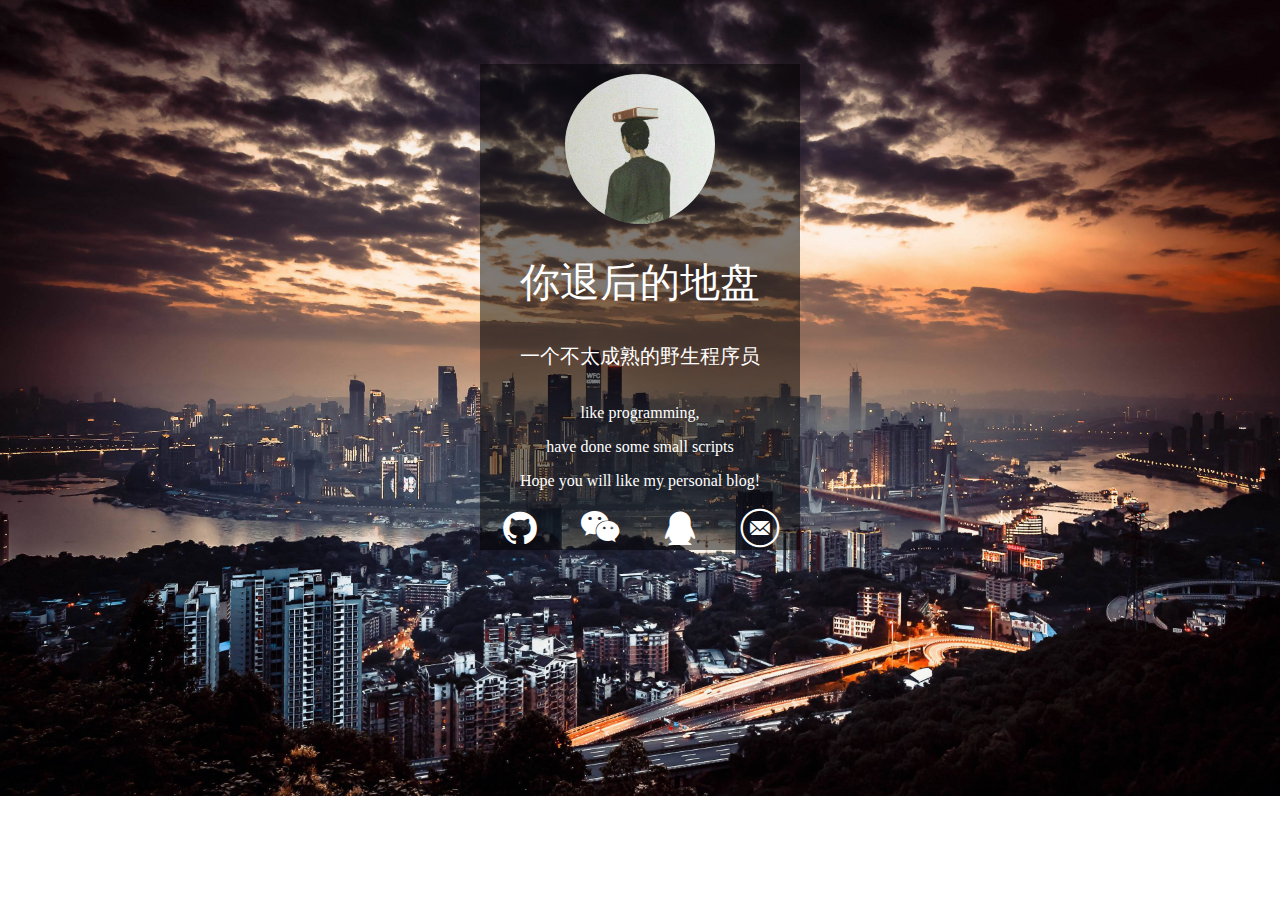
<file: index.html>
<!DOCTYPE html>
<html lang="en">

<head>
    <meta charset="UTF-8">
    <meta name="viewport" content="width=device-width, initial-scale=1.0">
    <link rel="stylesheet" href="style.css">
    <link rel="stylesheet" href="./font_nun2nm0v1yg/iconfont.css">
    <title>Personal Web</title>
</head>

<body>

    <div class="box">
        <img src="./assets/img/01.jpg" alt="">
        <h1>你退后的地盘</h1>
        <h5>一个不太成熟的野生程序员</h5>
        <p>
            like programming,
        </p>
        <p>have done some small scripts</p>
        <p>Hope you will like my personal blog!</p>

        <ul>
            <li>
                <a href="#"><i class="iconfont icon-github"></i> </a>
            </li>
            <li>
                <a href="#"><i class="iconfont icon-weixin1"></i> </a>
            </li>
            <li>
                <a href="#"><i class="iconfont icon-QQ"></i></a>
            </li>
            <li>
                <a href="#"><i class="iconfont icon-youxiang"></i></a>
            </li>
        </ul>
    </div>
</body>

</html>
</file>
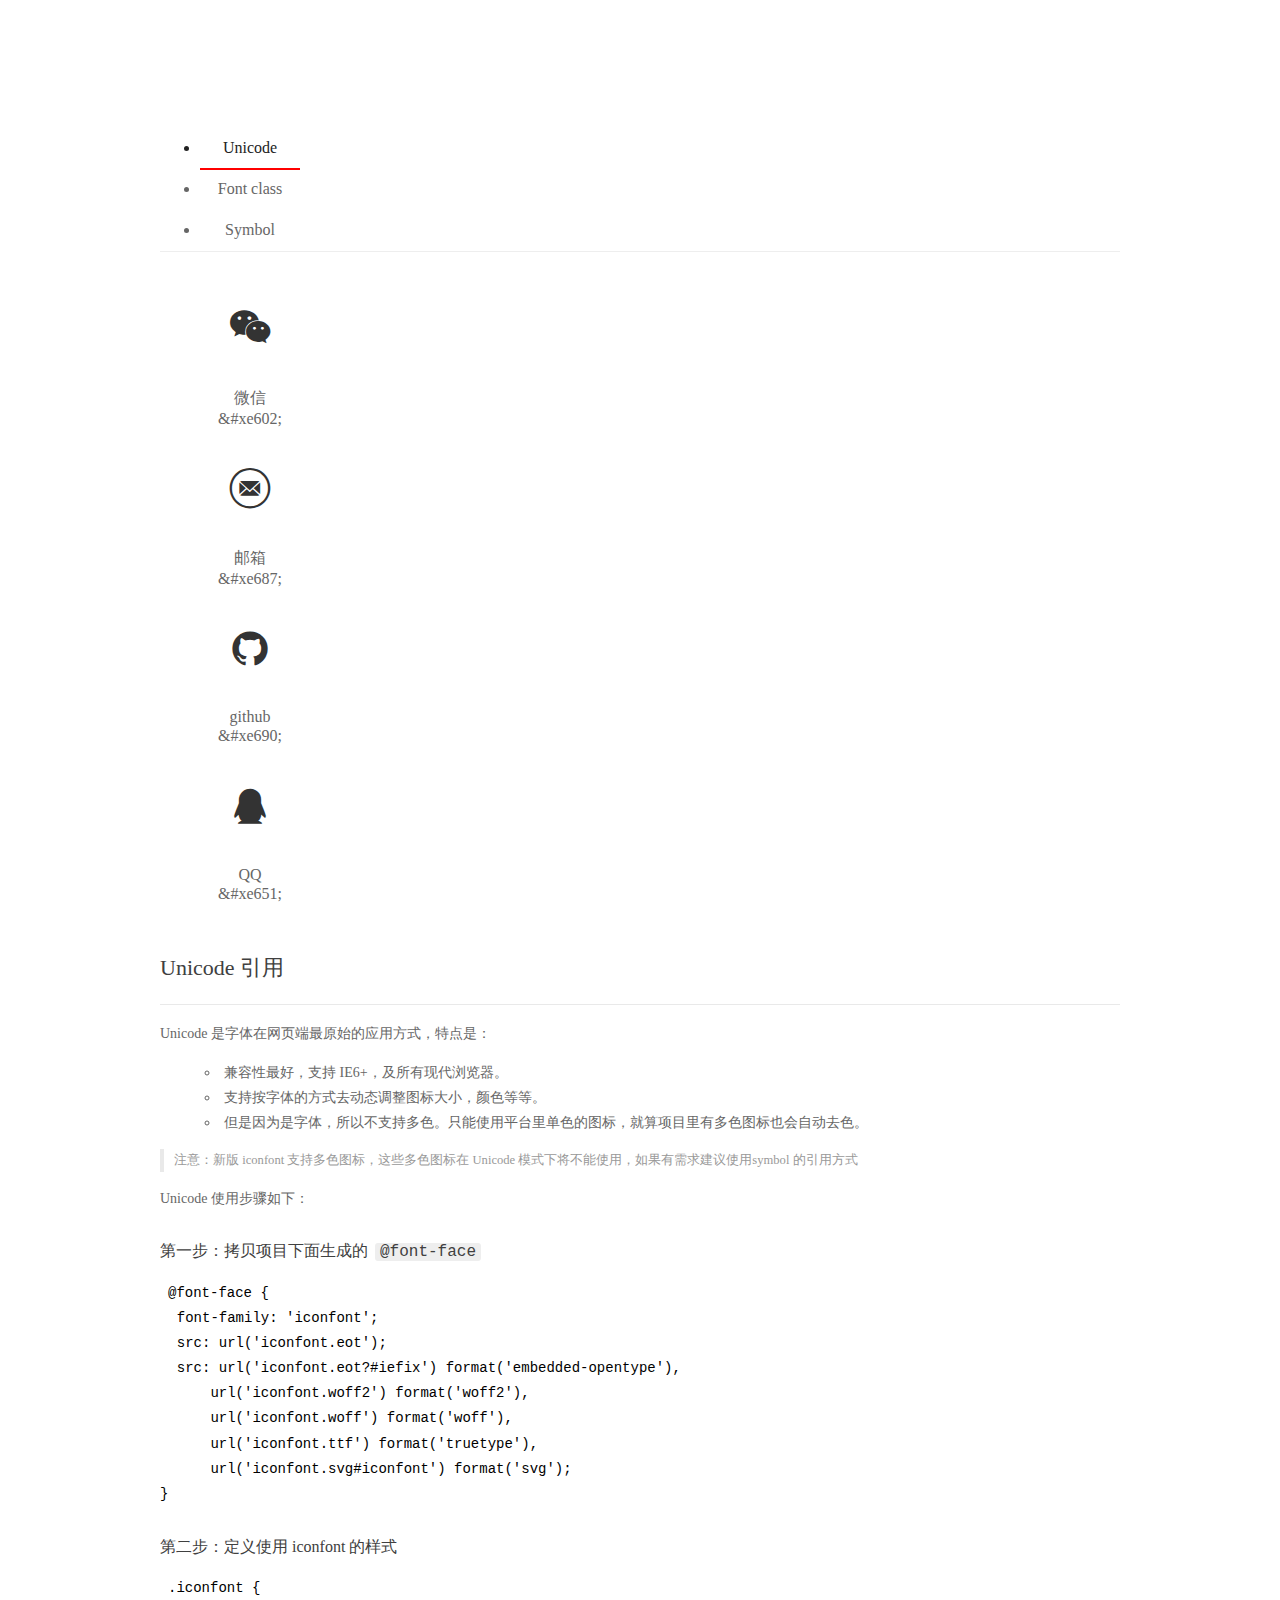
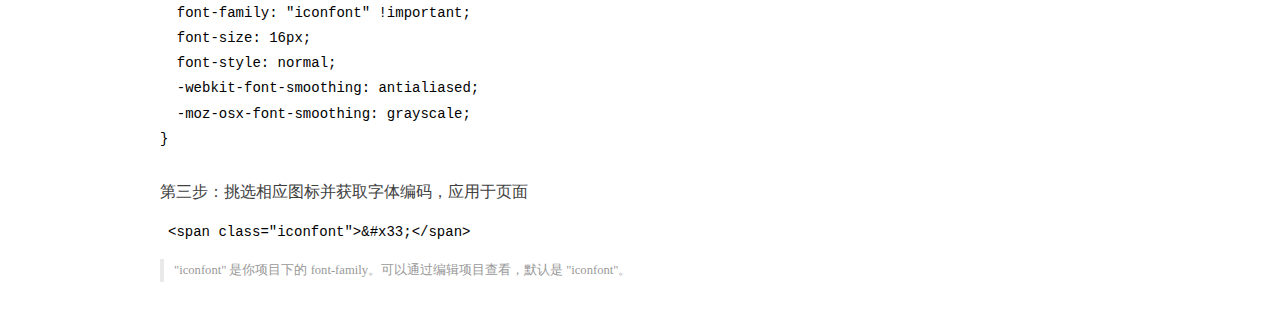
<file: font_nun2nm0v1yg/demo_index.html>
<!DOCTYPE html>
<html>
<head>
  <meta charset="utf-8"/>
  <title>IconFont Demo</title>
  <link rel="shortcut icon" href="https://img.alicdn.com/tps/i4/TB1_oz6GVXXXXaFXpXXJDFnIXXX-64-64.ico" type="image/x-icon"/>
  <link rel="stylesheet" href="https://g.alicdn.com/thx/cube/1.3.2/cube.min.css">
  <link rel="stylesheet" href="demo.css">
  <link rel="stylesheet" href="iconfont.css">
  <script src="iconfont.js"></script>
  <!-- jQuery -->
  <script src="https://a1.alicdn.com/oss/uploads/2018/12/26/7bfddb60-08e8-11e9-9b04-53e73bb6408b.js"></script>
  <!-- 代码高亮 -->
  <script src="https://a1.alicdn.com/oss/uploads/2018/12/26/a3f714d0-08e6-11e9-8a15-ebf944d7534c.js"></script>
</head>
<body>
  <div class="main">
    <h1 class="logo"><a href="https://www.iconfont.cn/" title="iconfont 首页" target="_blank">&#xe86b;</a></h1>
    <div class="nav-tabs">
      <ul id="tabs" class="dib-box">
        <li class="dib active"><span>Unicode</span></li>
        <li class="dib"><span>Font class</span></li>
        <li class="dib"><span>Symbol</span></li>
      </ul>
      
    </div>
    <div class="tab-container">
      <div class="content unicode" style="display: block;">
          <ul class="icon_lists dib-box">
          
            <li class="dib">
              <span class="icon iconfont">&#xe602;</span>
                <div class="name">微信</div>
                <div class="code-name">&amp;#xe602;</div>
              </li>
          
            <li class="dib">
              <span class="icon iconfont">&#xe687;</span>
                <div class="name">邮箱</div>
                <div class="code-name">&amp;#xe687;</div>
              </li>
          
            <li class="dib">
              <span class="icon iconfont">&#xe690;</span>
                <div class="name">github</div>
                <div class="code-name">&amp;#xe690;</div>
              </li>
          
            <li class="dib">
              <span class="icon iconfont">&#xe651;</span>
                <div class="name">QQ</div>
                <div class="code-name">&amp;#xe651;</div>
              </li>
          
          </ul>
          <div class="article markdown">
          <h2 id="unicode-">Unicode 引用</h2>
          <hr>

          <p>Unicode 是字体在网页端最原始的应用方式，特点是：</p>
          <ul>
            <li>兼容性最好，支持 IE6+，及所有现代浏览器。</li>
            <li>支持按字体的方式去动态调整图标大小，颜色等等。</li>
            <li>但是因为是字体，所以不支持多色。只能使用平台里单色的图标，就算项目里有多色图标也会自动去色。</li>
          </ul>
          <blockquote>
            <p>注意：新版 iconfont 支持多色图标，这些多色图标在 Unicode 模式下将不能使用，如果有需求建议使用symbol 的引用方式</p>
          </blockquote>
          <p>Unicode 使用步骤如下：</p>
          <h3 id="-font-face">第一步：拷贝项目下面生成的 <code>@font-face</code></h3>
<pre><code class="language-css"
>@font-face {
  font-family: 'iconfont';
  src: url('iconfont.eot');
  src: url('iconfont.eot?#iefix') format('embedded-opentype'),
      url('iconfont.woff2') format('woff2'),
      url('iconfont.woff') format('woff'),
      url('iconfont.ttf') format('truetype'),
      url('iconfont.svg#iconfont') format('svg');
}
</code></pre>
          <h3 id="-iconfont-">第二步：定义使用 iconfont 的样式</h3>
<pre><code class="language-css"
>.iconfont {
  font-family: "iconfont" !important;
  font-size: 16px;
  font-style: normal;
  -webkit-font-smoothing: antialiased;
  -moz-osx-font-smoothing: grayscale;
}
</code></pre>
          <h3 id="-">第三步：挑选相应图标并获取字体编码，应用于页面</h3>
<pre>
<code class="language-html"
>&lt;span class="iconfont"&gt;&amp;#x33;&lt;/span&gt;
</code></pre>
          <blockquote>
            <p>"iconfont" 是你项目下的 font-family。可以通过编辑项目查看，默认是 "iconfont"。</p>
          </blockquote>
          </div>
      </div>
      <div class="content font-class">
        <ul class="icon_lists dib-box">
          
          <li class="dib">
            <span class="icon iconfont icon-weixin1"></span>
            <div class="name">
              微信
            </div>
            <div class="code-name">.icon-weixin1
            </div>
          </li>
          
          <li class="dib">
            <span class="icon iconfont icon-youxiang"></span>
            <div class="name">
              邮箱
            </div>
            <div class="code-name">.icon-youxiang
            </div>
          </li>
          
          <li class="dib">
            <span class="icon iconfont icon-github"></span>
            <div class="name">
              github
            </div>
            <div class="code-name">.icon-github
            </div>
          </li>
          
          <li class="dib">
            <span class="icon iconfont icon-QQ"></span>
            <div class="name">
              QQ
            </div>
            <div class="code-name">.icon-QQ
            </div>
          </li>
          
        </ul>
        <div class="article markdown">
        <h2 id="font-class-">font-class 引用</h2>
        <hr>

        <p>font-class 是 Unicode 使用方式的一种变种，主要是解决 Unicode 书写不直观，语意不明确的问题。</p>
        <p>与 Unicode 使用方式相比，具有如下特点：</p>
        <ul>
          <li>兼容性良好，支持 IE8+，及所有现代浏览器。</li>
          <li>相比于 Unicode 语意明确，书写更直观。可以很容易分辨这个 icon 是什么。</li>
          <li>因为使用 class 来定义图标，所以当要替换图标时，只需要修改 class 里面的 Unicode 引用。</li>
          <li>不过因为本质上还是使用的字体，所以多色图标还是不支持的。</li>
        </ul>
        <p>使用步骤如下：</p>
        <h3 id="-fontclass-">第一步：引入项目下面生成的 fontclass 代码：</h3>
<pre><code class="language-html">&lt;link rel="stylesheet" href="./iconfont.css"&gt;
</code></pre>
        <h3 id="-">第二步：挑选相应图标并获取类名，应用于页面：</h3>
<pre><code class="language-html">&lt;span class="iconfont icon-xxx"&gt;&lt;/span&gt;
</code></pre>
        <blockquote>
          <p>"
            iconfont" 是你项目下的 font-family。可以通过编辑项目查看，默认是 "iconfont"。</p>
        </blockquote>
      </div>
      </div>
      <div class="content symbol">
          <ul class="icon_lists dib-box">
          
            <li class="dib">
                <svg class="icon svg-icon" aria-hidden="true">
                  <use xlink:href="#icon-weixin1"></use>
                </svg>
                <div class="name">微信</div>
                <div class="code-name">#icon-weixin1</div>
            </li>
          
            <li class="dib">
                <svg class="icon svg-icon" aria-hidden="true">
                  <use xlink:href="#icon-youxiang"></use>
                </svg>
                <div class="name">邮箱</div>
                <div class="code-name">#icon-youxiang</div>
            </li>
          
            <li class="dib">
                <svg class="icon svg-icon" aria-hidden="true">
                  <use xlink:href="#icon-github"></use>
                </svg>
                <div class="name">github</div>
                <div class="code-name">#icon-github</div>
            </li>
          
            <li class="dib">
                <svg class="icon svg-icon" aria-hidden="true">
                  <use xlink:href="#icon-QQ"></use>
                </svg>
                <div class="name">QQ</div>
                <div class="code-name">#icon-QQ</div>
            </li>
          
          </ul>
          <div class="article markdown">
          <h2 id="symbol-">Symbol 引用</h2>
          <hr>

          <p>这是一种全新的使用方式，应该说这才是未来的主流，也是平台目前推荐的用法。相关介绍可以参考这篇<a href="">文章</a>
            这种用法其实是做了一个 SVG 的集合，与另外两种相比具有如下特点：</p>
          <ul>
            <li>支持多色图标了，不再受单色限制。</li>
            <li>通过一些技巧，支持像字体那样，通过 <code>font-size</code>, <code>color</code> 来调整样式。</li>
            <li>兼容性较差，支持 IE9+，及现代浏览器。</li>
            <li>浏览器渲染 SVG 的性能一般，还不如 png。</li>
          </ul>
          <p>使用步骤如下：</p>
          <h3 id="-symbol-">第一步：引入项目下面生成的 symbol 代码：</h3>
<pre><code class="language-html">&lt;script src="./iconfont.js"&gt;&lt;/script&gt;
</code></pre>
          <h3 id="-css-">第二步：加入通用 CSS 代码（引入一次就行）：</h3>
<pre><code class="language-html">&lt;style&gt;
.icon {
  width: 1em;
  height: 1em;
  vertical-align: -0.15em;
  fill: currentColor;
  overflow: hidden;
}
&lt;/style&gt;
</code></pre>
          <h3 id="-">第三步：挑选相应图标并获取类名，应用于页面：</h3>
<pre><code class="language-html">&lt;svg class="icon" aria-hidden="true"&gt;
  &lt;use xlink:href="#icon-xxx"&gt;&lt;/use&gt;
&lt;/svg&gt;
</code></pre>
          </div>
      </div>

    </div>
  </div>
  <script>
  $(document).ready(function () {
      $('.tab-container .content:first').show()

      $('#tabs li').click(function (e) {
        var tabContent = $('.tab-container .content')
        var index = $(this).index()

        if ($(this).hasClass('active')) {
          return
        } else {
          $('#tabs li').removeClass('active')
          $(this).addClass('active')

          tabContent.hide().eq(index).fadeIn()
        }
      })
    })
  </script>
</body>
</html>
</file>
<file: style.css>
body {
    padding: 0;
    margin: 0;
    /* 这里放入你的背景图片 */
    background: url(./assets/img/重庆.jpg) no-repeat;
    width: 100vw;
    background-size: cover;
}

a {
    text-decoration: none;
}

.box {
    /* 继承父盒子的宽度 如果是设置百分比的话 */
    width: 25%;
    background: rgba(0, 0, 0, .5);
    margin: 0 auto;
    margin-top: 5%;
    text-align: center;
    color: white;
}

.box img {
    /* 设置图片的大小 */
    padding-top: 10px;
    width: 150px;
    height: 150px;
    border-radius: 50%;
}

.box h1 {
    font-size: 40px;
    font-weight: 100;
}

.box h5 {
    font-size: 20px;
    font-weight: 100;
}

.box p {
    text-align: center;
}

.box ul {
    margin: 0;
    padding: 0;
    display: flex;
    justify-content: space-around;
}

.box ul li {
    list-style: none;
}

.box li a i{
    font-size: 40px !important;
    color: white;
    text-decoration: none;
    transition: all ease-in-out 300ms;
}

.box li a:hover {
    color: #b9b9b9;
}
</file>
<file: font_nun2nm0v1yg/iconfont.css>
@font-face {font-family: "iconfont";
  src: url('iconfont.eot?t=1592285839544'); /* IE9 */
  src: url('iconfont.eot?t=1592285839544#iefix') format('embedded-opentype'), /* IE6-IE8 */
  url('[data-uri]') format('woff2'),
  url('iconfont.woff?t=1592285839544') format('woff'),
  url('iconfont.ttf?t=1592285839544') format('truetype'), /* chrome, firefox, opera, Safari, Android, iOS 4.2+ */
  url('iconfont.svg?t=1592285839544#iconfont') format('svg'); /* iOS 4.1- */
}

.iconfont {
  font-family: "iconfont" !important;
  font-size: 16px;
  font-style: normal;
  -webkit-font-smoothing: antialiased;
  -moz-osx-font-smoothing: grayscale;
}

.icon-weixin1:before {
  content: "\e602";
}

.icon-youxiang:before {
  content: "\e687";
}

.icon-github:before {
  content: "\e690";
}

.icon-QQ:before {
  content: "\e651";
}
</file>
<file: font_nun2nm0v1yg/demo.css>
/* Logo 字体 */
@font-face {
  font-family: "iconfont logo";
  src: url('https://at.alicdn.com/t/font_985780_km7mi63cihi.eot?t=1545807318834');
  src: url('https://at.alicdn.com/t/font_985780_km7mi63cihi.eot?t=1545807318834#iefix') format('embedded-opentype'),
    url('https://at.alicdn.com/t/font_985780_km7mi63cihi.woff?t=1545807318834') format('woff'),
    url('https://at.alicdn.com/t/font_985780_km7mi63cihi.ttf?t=1545807318834') format('truetype'),
    url('https://at.alicdn.com/t/font_985780_km7mi63cihi.svg?t=1545807318834#iconfont') format('svg');
}

.logo {
  font-family: "iconfont logo";
  font-size: 160px;
  font-style: normal;
  -webkit-font-smoothing: antialiased;
  -moz-osx-font-smoothing: grayscale;
}

/* tabs */
.nav-tabs {
  position: relative;
}

.nav-tabs .nav-more {
  position: absolute;
  right: 0;
  bottom: 0;
  height: 42px;
  line-height: 42px;
  color: #666;
}

#tabs {
  border-bottom: 1px solid #eee;
}

#tabs li {
  cursor: pointer;
  width: 100px;
  height: 40px;
  line-height: 40px;
  text-align: center;
  font-size: 16px;
  border-bottom: 2px solid transparent;
  position: relative;
  z-index: 1;
  margin-bottom: -1px;
  color: #666;
}


#tabs .active {
  border-bottom-color: #f00;
  color: #222;
}

.tab-container .content {
  display: none;
}

/* 页面布局 */
.main {
  padding: 30px 100px;
  width: 960px;
  margin: 0 auto;
}

.main .logo {
  color: #333;
  text-align: left;
  margin-bottom: 30px;
  line-height: 1;
  height: 110px;
  margin-top: -50px;
  overflow: hidden;
  *zoom: 1;
}

.main .logo a {
  font-size: 160px;
  color: #333;
}

.helps {
  margin-top: 40px;
}

.helps pre {
  padding: 20px;
  margin: 10px 0;
  border: solid 1px #e7e1cd;
  background-color: #fffdef;
  overflow: auto;
}

.icon_lists {
  width: 100% !important;
  overflow: hidden;
  *zoom: 1;
}

.icon_lists li {
  width: 100px;
  margin-bottom: 10px;
  margin-right: 20px;
  text-align: center;
  list-style: none !important;
  cursor: default;
}

.icon_lists li .code-name {
  line-height: 1.2;
}

.icon_lists .icon {
  display: block;
  height: 100px;
  line-height: 100px;
  font-size: 42px;
  margin: 10px auto;
  color: #333;
  -webkit-transition: font-size 0.25s linear, width 0.25s linear;
  -moz-transition: font-size 0.25s linear, width 0.25s linear;
  transition: font-size 0.25s linear, width 0.25s linear;
}

.icon_lists .icon:hover {
  font-size: 100px;
}

.icon_lists .svg-icon {
  /* 通过设置 font-size 来改变图标大小 */
  width: 1em;
  /* 图标和文字相邻时，垂直对齐 */
  vertical-align: -0.15em;
  /* 通过设置 color 来改变 SVG 的颜色/fill */
  fill: currentColor;
  /* path 和 stroke 溢出 viewBox 部分在 IE 下会显示
      normalize.css 中也包含这行 */
  overflow: hidden;
}

.icon_lists li .name,
.icon_lists li .code-name {
  color: #666;
}

/* markdown 样式 */
.markdown {
  color: #666;
  font-size: 14px;
  line-height: 1.8;
}

.highlight {
  line-height: 1.5;
}

.markdown img {
  vertical-align: middle;
  max-width: 100%;
}

.markdown h1 {
  color: #404040;
  font-weight: 500;
  line-height: 40px;
  margin-bottom: 24px;
}

.markdown h2,
.markdown h3,
.markdown h4,
.markdown h5,
.markdown h6 {
  color: #404040;
  margin: 1.6em 0 0.6em 0;
  font-weight: 500;
  clear: both;
}

.markdown h1 {
  font-size: 28px;
}

.markdown h2 {
  font-size: 22px;
}

.markdown h3 {
  font-size: 16px;
}

.markdown h4 {
  font-size: 14px;
}

.markdown h5 {
  font-size: 12px;
}

.markdown h6 {
  font-size: 12px;
}

.markdown hr {
  height: 1px;
  border: 0;
  background: #e9e9e9;
  margin: 16px 0;
  clear: both;
}

.markdown p {
  margin: 1em 0;
}

.markdown>p,
.markdown>blockquote,
.markdown>.highlight,
.markdown>ol,
.markdown>ul {
  width: 80%;
}

.markdown ul>li {
  list-style: circle;
}

.markdown>ul li,
.markdown blockquote ul>li {
  margin-left: 20px;
  padding-left: 4px;
}

.markdown>ul li p,
.markdown>ol li p {
  margin: 0.6em 0;
}

.markdown ol>li {
  list-style: decimal;
}

.markdown>ol li,
.markdown blockquote ol>li {
  margin-left: 20px;
  padding-left: 4px;
}

.markdown code {
  margin: 0 3px;
  padding: 0 5px;
  background: #eee;
  border-radius: 3px;
}

.markdown strong,
.markdown b {
  font-weight: 600;
}

.markdown>table {
  border-collapse: collapse;
  border-spacing: 0px;
  empty-cells: show;
  border: 1px solid #e9e9e9;
  width: 95%;
  margin-bottom: 24px;
}

.markdown>table th {
  white-space: nowrap;
  color: #333;
  font-weight: 600;
}

.markdown>table th,
.markdown>table td {
  border: 1px solid #e9e9e9;
  padding: 8px 16px;
  text-align: left;
}

.markdown>table th {
  background: #F7F7F7;
}

.markdown blockquote {
  font-size: 90%;
  color: #999;
  border-left: 4px solid #e9e9e9;
  padding-left: 0.8em;
  margin: 1em 0;
}

.markdown blockquote p {
  margin: 0;
}

.markdown .anchor {
  opacity: 0;
  transition: opacity 0.3s ease;
  margin-left: 8px;
}

.markdown .waiting {
  color: #ccc;
}

.markdown h1:hover .anchor,
.markdown h2:hover .anchor,
.markdown h3:hover .anchor,
.markdown h4:hover .anchor,
.markdown h5:hover .anchor,
.markdown h6:hover .anchor {
  opacity: 1;
  display: inline-block;
}

.markdown>br,
.markdown>p>br {
  clear: both;
}


.hljs {
  display: block;
  background: white;
  padding: 0.5em;
  color: #333333;
  overflow-x: auto;
}

.hljs-comment,
.hljs-meta {
  color: #969896;
}

.hljs-string,
.hljs-variable,
.hljs-template-variable,
.hljs-strong,
.hljs-emphasis,
.hljs-quote {
  color: #df5000;
}

.hljs-keyword,
.hljs-selector-tag,
.hljs-type {
  color: #a71d5d;
}

.hljs-literal,
.hljs-symbol,
.hljs-bullet,
.hljs-attribute {
  color: #0086b3;
}

.hljs-section,
.hljs-name {
  color: #63a35c;
}

.hljs-tag {
  color: #333333;
}

.hljs-title,
.hljs-attr,
.hljs-selector-id,
.hljs-selector-class,
.hljs-selector-attr,
.hljs-selector-pseudo {
  color: #795da3;
}

.hljs-addition {
  color: #55a532;
  background-color: #eaffea;
}

.hljs-deletion {
  color: #bd2c00;
  background-color: #ffecec;
}

.hljs-link {
  text-decoration: underline;
}

/* 代码高亮 */
/* PrismJS 1.15.0
https://prismjs.com/download.html#themes=prism&languages=markup+css+clike+javascript */
/**
 * prism.js default theme for JavaScript, CSS and HTML
 * Based on dabblet (http://dabblet.com)
 * @author Lea Verou
 */
code[class*="language-"],
pre[class*="language-"] {
  color: black;
  background: none;
  text-shadow: 0 1px white;
  font-family: Consolas, Monaco, 'Andale Mono', 'Ubuntu Mono', monospace;
  text-align: left;
  white-space: pre;
  word-spacing: normal;
  word-break: normal;
  word-wrap: normal;
  line-height: 1.5;

  -moz-tab-size: 4;
  -o-tab-size: 4;
  tab-size: 4;

  -webkit-hyphens: none;
  -moz-hyphens: none;
  -ms-hyphens: none;
  hyphens: none;
}

pre[class*="language-"]::-moz-selection,
pre[class*="language-"] ::-moz-selection,
code[class*="language-"]::-moz-selection,
code[class*="language-"] ::-moz-selection {
  text-shadow: none;
  background: #b3d4fc;
}

pre[class*="language-"]::selection,
pre[class*="language-"] ::selection,
code[class*="language-"]::selection,
code[class*="language-"] ::selection {
  text-shadow: none;
  background: #b3d4fc;
}

@media print {

  code[class*="language-"],
  pre[class*="language-"] {
    text-shadow: none;
  }
}

/* Code blocks */
pre[class*="language-"] {
  padding: 1em;
  margin: .5em 0;
  overflow: auto;
}

:not(pre)>code[class*="language-"],
pre[class*="language-"] {
  background: #f5f2f0;
}

/* Inline code */
:not(pre)>code[class*="language-"] {
  padding: .1em;
  border-radius: .3em;
  white-space: normal;
}

.token.comment,
.token.prolog,
.token.doctype,
.token.cdata {
  color: slategray;
}

.token.punctuation {
  color: #999;
}

.namespace {
  opacity: .7;
}

.token.property,
.token.tag,
.token.boolean,
.token.number,
.token.constant,
.token.symbol,
.token.deleted {
  color: #905;
}

.token.selector,
.token.attr-name,
.token.string,
.token.char,
.token.builtin,
.token.inserted {
  color: #690;
}

.token.operator,
.token.entity,
.token.url,
.language-css .token.string,
.style .token.string {
  color: #9a6e3a;
  background: hsla(0, 0%, 100%, .5);
}

.token.atrule,
.token.attr-value,
.token.keyword {
  color: #07a;
}

.token.function,
.token.class-name {
  color: #DD4A68;
}

.token.regex,
.token.important,
.token.variable {
  color: #e90;
}

.token.important,
.token.bold {
  font-weight: bold;
}

.token.italic {
  font-style: italic;
}

.token.entity {
  cursor: help;
}
</file>
